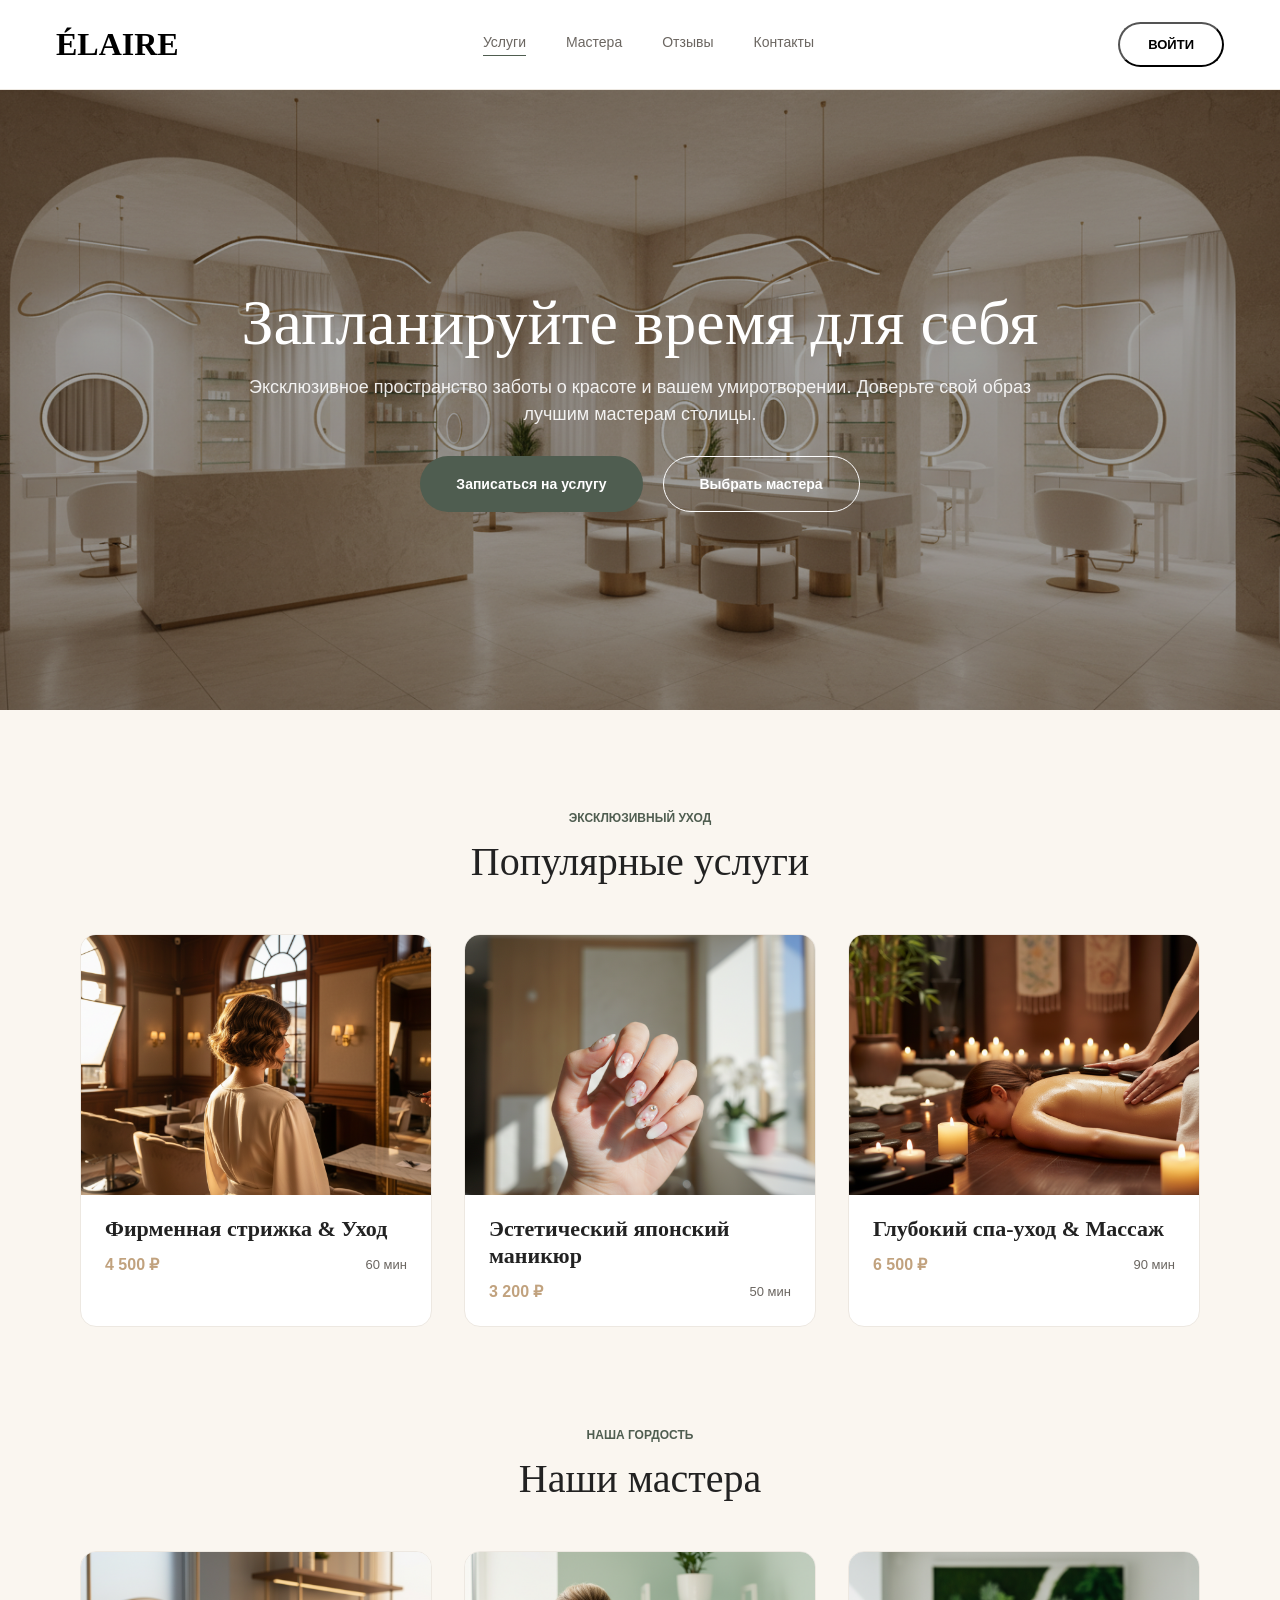
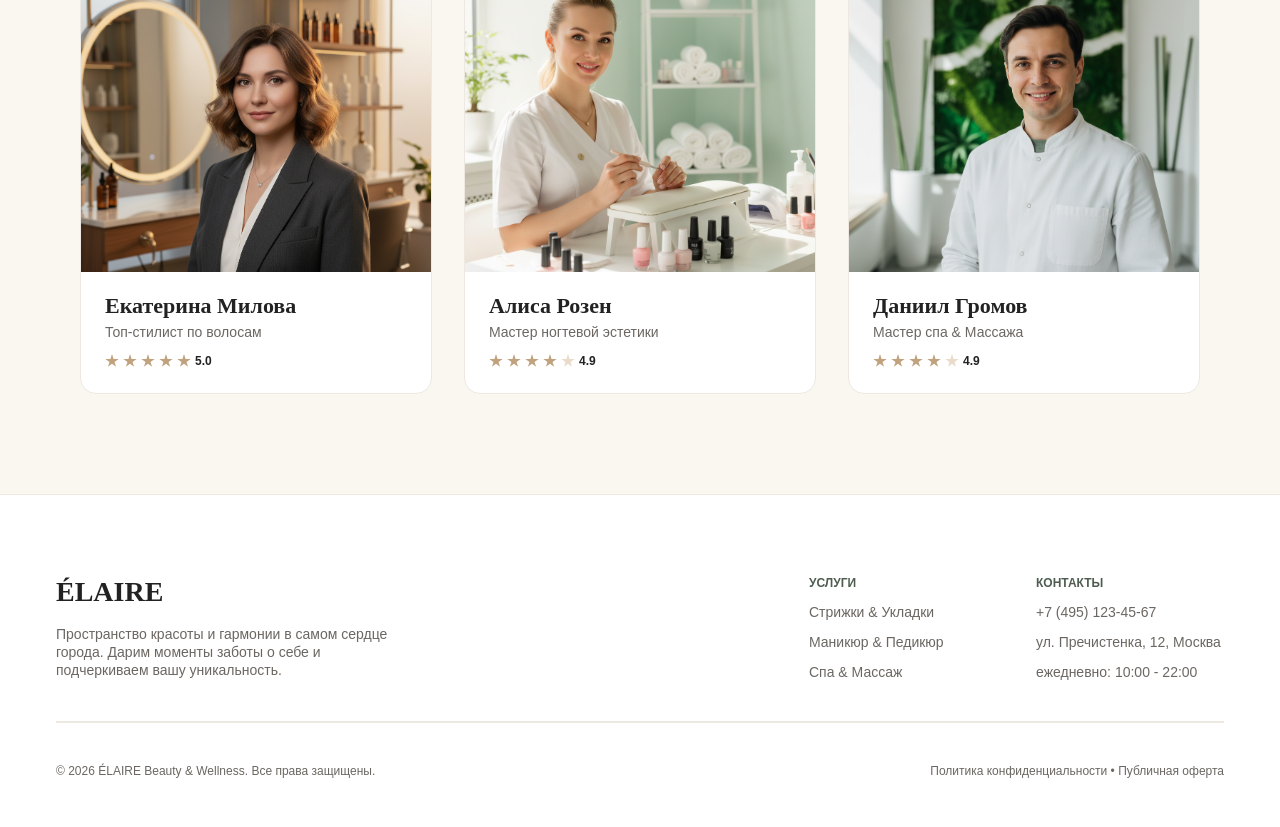
<file: frontend-1-complete/index.html>
<!DOCTYPE html>
<html lang="ru">
  <head>
    <meta charset="UTF-8" />
    <link rel="icon" type="image/svg+xml" href="/favicon.svg" />
    <meta name="viewport" content="width=device-width, initial-scale=1.0" />
    <title>ÉLAIRE — Салон услуг</title>
    <link rel="stylesheet" href="home.css" />
  </head>
  <body>
    <div class="page">
      <!-- header -->
      <header class="header">
        <div class="logo">
          <span class="logo-text">ÉLAIRE</span>
        </div>
        <nav class="nav-links">
          <div class="nav-item active"><a href="#">Услуги</a></div>
          <div class="nav-item"><a href="#">Мастера</a></div>
          <div class="nav-item"><a href="#">Отзывы</a></div>
          <div class="nav-item"><a href="#">Контакты</a></div>
        </nav>
        <button class="login-button"><span>Войти</span></button>
      </header>

      <!-- hero -->
      <section class="hero">
        <div class="hero-text-container">
          <h1 class="hero-title">Запланируйте время для себя</h1>
          <p class="hero-desc">
            Эксклюзивное пространство заботы о красоте и вашем умиротворении.
            Доверьте свой образ лучшим мастерам столицы.
          </p>
        </div>
        <div class="hero-ctas">
          <button
            class="cta-service"
            onclick="window.location.href='services.html'"
          >
            Записаться на услугу
          </button>
          <button class="cta-master">Выбрать мастера</button>
        </div>
      </section>

      <!-- popular services -->
      <section class="popular-services">
        <div class="section-header">
          <span class="section-tag">Эксклюзивный уход</span>
          <h2 class="section-title">Популярные услуги</h2>
        </div>
        <div class="services-grid">
          <article class="service-card">
            <div
              class="service-card-image"
              style="background-image: url('images/service-haircut.png')"
            ></div>
            <div class="service-card-body">
              <h3 class="service-card-title">Фирменная стрижка &amp; Уход</h3>
              <div class="service-card-meta">
                <span class="price">4 500 ₽</span>
                <span class="duration">60 мин</span>
              </div>
            </div>
          </article>
          <article class="service-card">
            <div
              class="service-card-image"
              style="background-image: url('images/service-manicure.png')"
            ></div>
            <div class="service-card-body">
              <h3 class="service-card-title">Эстетический японский маникюр</h3>
              <div class="service-card-meta">
                <span class="price">3 200 ₽</span>
                <span class="duration">50 мин</span>
              </div>
            </div>
          </article>
          <article class="service-card">
            <div
              class="service-card-image"
              style="background-image: url('images/service-spa.png')"
            ></div>
            <div class="service-card-body">
              <h3 class="service-card-title">Глубокий спа-уход &amp; Массаж</h3>
              <div class="service-card-meta">
                <span class="price">6 500 ₽</span>
                <span class="duration">90 мин</span>
              </div>
            </div>
          </article>
        </div>
      </section>

      <!-- our masters -->
      <section class="our-masters">
        <div class="section-header">
          <span class="section-tag">Наша гордость</span>
          <h2 class="section-title">Наши мастера</h2>
        </div>
        <div class="masters-grid">
          <article class="master-card">
            <div
              class="master-card-image"
              style="background-image: url('images/master-ekaterina.png')"
            ></div>
            <div class="master-card-body">
              <div class="master-info">
                <h3 class="master-name">Екатерина Милова</h3>
                <span class="master-role">Топ-стилист по волосам</span>
              </div>
              <div class="stars">
                <span class="star"></span>
                <span class="star"></span>
                <span class="star"></span>
                <span class="star"></span>
                <span class="star"></span>
                <span class="rating">5.0</span>
              </div>
            </div>
          </article>
          <article class="master-card">
            <div
              class="master-card-image"
              style="background-image: url('images/master-alisa.png')"
            ></div>
            <div class="master-card-body">
              <div class="master-info">
                <h3 class="master-name">Алиса Розен</h3>
                <span class="master-role">Мастер ногтевой эстетики</span>
              </div>
              <div class="stars">
                <span class="star"></span>
                <span class="star"></span>
                <span class="star"></span>
                <span class="star"></span>
                <span class="star star-empty"></span>
                <span class="rating">4.9</span>
              </div>
            </div>
          </article>
          <article class="master-card">
            <div
              class="master-card-image"
              style="background-image: url('images/master-daniil.png')"
            ></div>
            <div class="master-card-body">
              <div class="master-info">
                <h3 class="master-name">Даниил Громов</h3>
                <span class="master-role">Мастер спа &amp; Массажа</span>
              </div>
              <div class="stars">
                <span class="star"></span>
                <span class="star"></span>
                <span class="star"></span>
                <span class="star"></span>
                <span class="star star-empty"></span>
                <span class="rating">4.9</span>
              </div>
            </div>
          </article>
        </div>
      </section>

      <!-- footer -->
      <footer class="footer">
        <div class="footer-top">
          <div class="footer-brand">
            <span class="brand-name">ÉLAIRE</span>
            <span class="brand-desc"
              >Пространство красоты и гармонии в самом сердце города. Дарим
              моменты заботы о себе и подчеркиваем вашу уникальность.</span
            >
          </div>
          <div class="footer-links-row">
            <div class="links-col" style="width: 147px">
              <span class="col-title">Услуги</span>
              <a href="#">Стрижки &amp; Укладки</a>
              <a href="#">Маникюр &amp; Педикюр</a>
              <a href="#">Спа &amp; Массаж</a>
            </div>
            <div class="links-col" style="width: 188px">
              <span class="col-title">Контакты</span>
              <a href="#">+7 (495) 123-45-67</a>
              <a href="#">ул. Пречистенка, 12, Москва</a>
              <a href="#">ежедневно: 10:00 - 22:00</a>
            </div>
          </div>
        </div>
        <div class="footer-line"></div>
        <div class="footer-bottom">
          <span class="copy"
            >© 2026 ÉLAIRE Beauty &amp; Wellness. Все права защищены.</span
          >
          <span class="legal"
            >Политика конфиденциальности • Публичная оферта</span
          >
        </div>
      </footer>
    </div>
  </body>
</html>
</file>
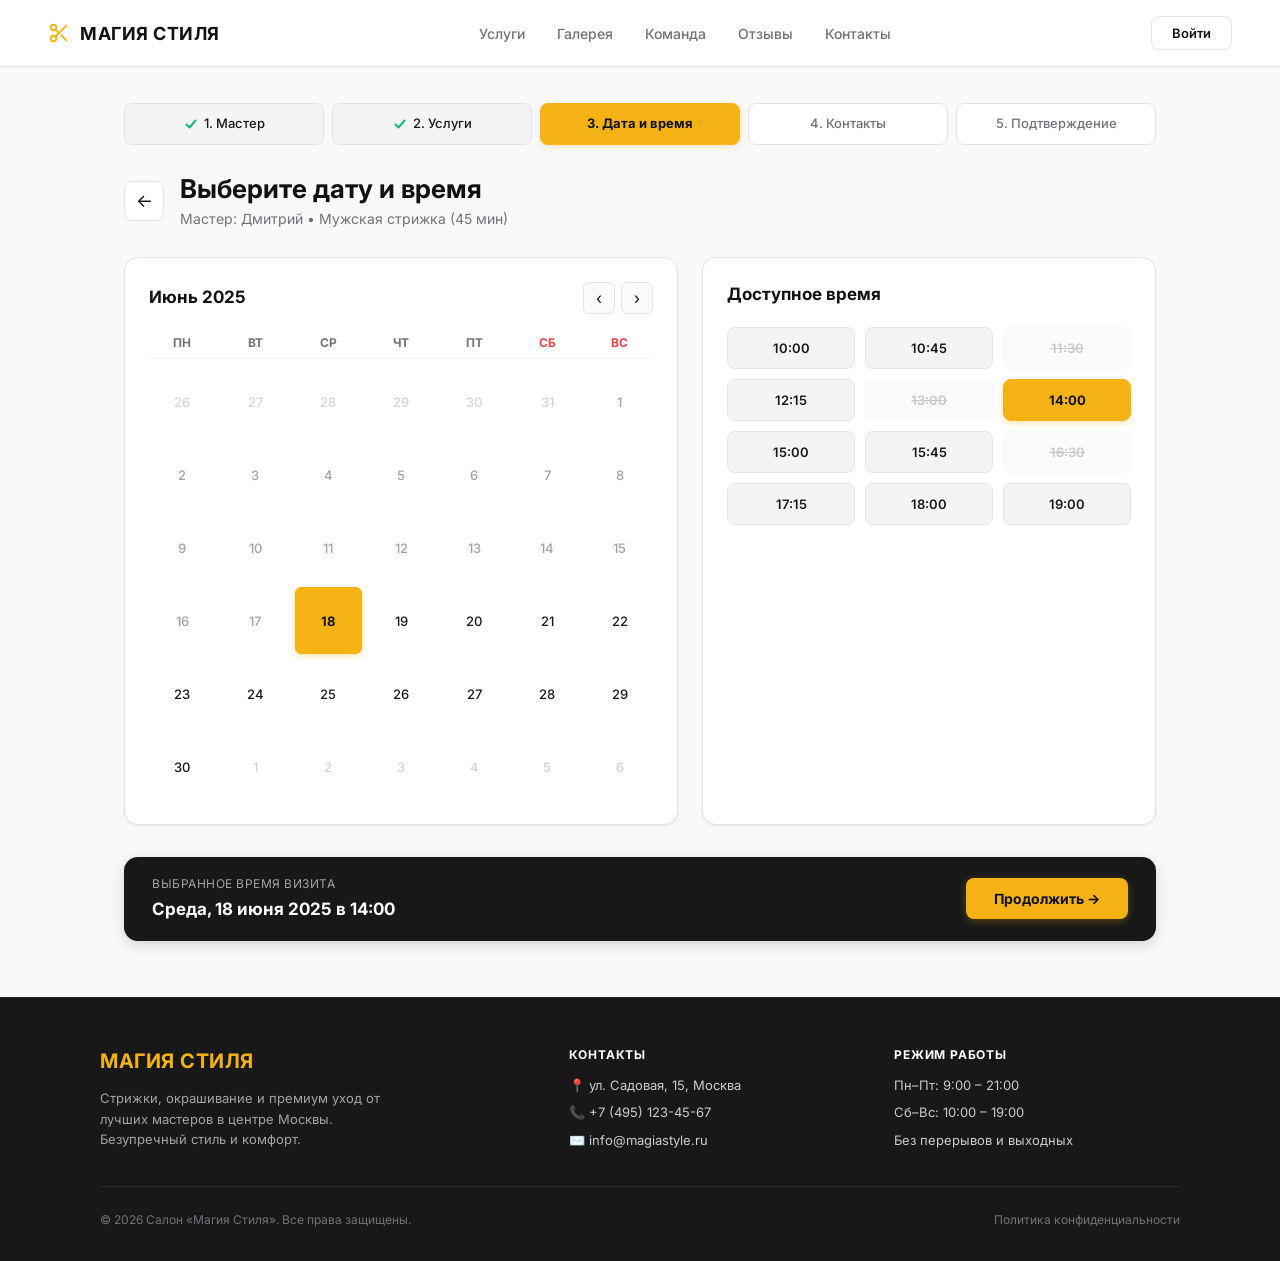
<file: frontend-1-practice/index.html>
<!DOCTYPE html>
<html lang="ru">
  <head>
    <meta charset="UTF-8" />
    <meta name="viewport" content="width=device-width, initial-scale=1.0" />
    <title>Выбор даты и времени — Салон «Магия Стиля»</title>
    <link rel="preconnect" href="https://fonts.googleapis.com" />
    <link rel="preconnect" href="https://fonts.gstatic.com" crossorigin />
    <link
      href="https://fonts.googleapis.com/css2?family=Inter:wght@400;500;600;700&display=swap"
      rel="stylesheet"
    />
    <link rel="stylesheet" href="styles.css" />
  </head>
  <body>
    <div class="page">
      <!-- Шапка сайта -->
      <header class="navbar">
        <div class="brand-logo">
          <svg class="brand-icon" width="22" height="22" viewBox="0 0 24 24" fill="none" stroke="#f5b214" stroke-width="2" stroke-linecap="round" stroke-linejoin="round">
            <circle cx="6" cy="6" r="3"/>
            <circle cx="6" cy="18" r="3"/>
            <line x1="20" y1="4" x2="8.12" y2="15.88"/>
            <line x1="14.47" y1="14.48" x2="20" y2="20"/>
            <line x1="8.12" y1="8.12" x2="12" y2="12"/>
          </svg>
          <span class="brand-title">МАГИЯ СТИЛЯ</span>
        </div>
        <nav class="nav-links">
          <a href="#" class="nav-link">Услуги</a>
          <a href="#" class="nav-link">Галерея</a>
          <a href="#" class="nav-link">Команда</a>
          <a href="#" class="nav-link">Отзывы</a>
          <a href="#" class="nav-link">Контакты</a>
        </nav>
        <button type="button" class="login-button">Войти</button>
      </header>

      <!-- Основное содержимое -->
      <main class="booking-layout">
        <!-- Индикатор этапов бронирования -->
        <nav class="steps-container" aria-label="Этапы записи">
          <div class="steps-row">
            <div class="step-tab done">
              <svg class="step-check-icon" width="14" height="14" viewBox="0 0 14 14" fill="none">
                <path d="M2.5 7.5L5.5 10.5L11.5 3.5" stroke="#10b981" stroke-width="2" stroke-linecap="round" stroke-linejoin="round"/>
              </svg>
              <span class="step-text">1. Мастер</span>
            </div>
            <div class="step-tab done">
              <svg class="step-check-icon" width="14" height="14" viewBox="0 0 14 14" fill="none">
                <path d="M2.5 7.5L5.5 10.5L11.5 3.5" stroke="#10b981" stroke-width="2" stroke-linecap="round" stroke-linejoin="round"/>
              </svg>
              <span class="step-text">2. Услуги</span>
            </div>
            <div class="step-tab active">
              <span class="step-text">3. Дата и время</span>
            </div>
            <div class="step-tab">
              <span class="step-text">4. Контакты</span>
            </div>
            <div class="step-tab">
              <span class="step-text">5. Подтверждение</span>
            </div>
          </div>
        </nav>

        <!-- Заголовок страницы с кнопкой «Назад» -->
        <section class="header-row">
          <div class="header-title-box">
            <button type="button" class="back-button" aria-label="Вернуться назад">←</button>
            <div class="header-text-group">
              <h1 class="page-title">Выберите дату и время</h1>
              <p class="page-subtitle">Мастер: Дмитрий • Мужская стрижка (45 мин)</p>
            </div>
          </div>
        </section>

        <!-- Двухколоночный блок: Календарь + Слоты времени -->
        <div class="calendar-time-layout">
          <!-- Карточка календаря -->
          <section class="card calendar-card">
            <div class="calendar-header">
              <h2 class="calendar-month-title">Июнь 2025</h2>
              <div class="calendar-nav-buttons">
                <button type="button" class="calendar-arrow-btn" aria-label="Предыдущий месяц">‹</button>
                <button type="button" class="calendar-arrow-btn" aria-label="Следующий месяц">›</button>
              </div>
            </div>

            <div class="calendar-grid">
              <div class="calendar-weekdays">
                <span class="weekday">Пн</span>
                <span class="weekday">Вт</span>
                <span class="weekday">Ср</span>
                <span class="weekday">Чт</span>
                <span class="weekday">Пт</span>
                <span class="weekday weekend">Сб</span>
                <span class="weekday weekend">Вс</span>
              </div>

              <div class="calendar-days">
                <!-- Неделя 1: Июнь 2025 начинается с воскресенья (26-31 мая) -->
                <button type="button" class="day-cell other-month" disabled>26</button>
                <button type="button" class="day-cell other-month" disabled>27</button>
                <button type="button" class="day-cell other-month" disabled>28</button>
                <button type="button" class="day-cell other-month" disabled>29</button>
                <button type="button" class="day-cell other-month" disabled>30</button>
                <button type="button" class="day-cell other-month" disabled>31</button>
                <button type="button" class="day-cell past">1</button>

                <!-- Неделя 2 -->
                <button type="button" class="day-cell past">2</button>
                <button type="button" class="day-cell past">3</button>
                <button type="button" class="day-cell past">4</button>
                <button type="button" class="day-cell past">5</button>
                <button type="button" class="day-cell past">6</button>
                <button type="button" class="day-cell past">7</button>
                <button type="button" class="day-cell past">8</button>

                <!-- Неделя 3 -->
                <button type="button" class="day-cell past">9</button>
                <button type="button" class="day-cell past">10</button>
                <button type="button" class="day-cell past">11</button>
                <button type="button" class="day-cell past">12</button>
                <button type="button" class="day-cell past">13</button>
                <button type="button" class="day-cell past">14</button>
                <button type="button" class="day-cell past">15</button>

                <!-- Неделя 4: 18 июня выбрано -->
                <button type="button" class="day-cell past">16</button>
                <button type="button" class="day-cell past">17</button>
                <button type="button" class="day-cell selected">18</button>
                <button type="button" class="day-cell">19</button>
                <button type="button" class="day-cell">20</button>
                <button type="button" class="day-cell">21</button>
                <button type="button" class="day-cell">22</button>

                <!-- Неделя 5 -->
                <button type="button" class="day-cell">23</button>
                <button type="button" class="day-cell">24</button>
                <button type="button" class="day-cell">25</button>
                <button type="button" class="day-cell">26</button>
                <button type="button" class="day-cell">27</button>
                <button type="button" class="day-cell">28</button>
                <button type="button" class="day-cell">29</button>

                <!-- Неделя 6 -->
                <button type="button" class="day-cell">30</button>
                <button type="button" class="day-cell other-month" disabled>1</button>
                <button type="button" class="day-cell other-month" disabled>2</button>
                <button type="button" class="day-cell other-month" disabled>3</button>
                <button type="button" class="day-cell other-month" disabled>4</button>
                <button type="button" class="day-cell other-month" disabled>5</button>
                <button type="button" class="day-cell other-month" disabled>6</button>
              </div>
            </div>
          </section>

          <!-- Карточка выбора времени -->
          <section class="card time-slots-card">
            <h2 class="time-header-title">Доступное время</h2>
            <div class="time-slots-grid">
              <button type="button" class="time-slot">10:00</button>
              <button type="button" class="time-slot">10:45</button>
              <button type="button" class="time-slot unavailable" disabled title="Слот занят">11:30</button>
              <button type="button" class="time-slot">12:15</button>
              <button type="button" class="time-slot unavailable" disabled title="Слот занят">13:00</button>
              <button type="button" class="time-slot selected">14:00</button>
              <button type="button" class="time-slot">15:00</button>
              <button type="button" class="time-slot">15:45</button>
              <button type="button" class="time-slot unavailable" disabled title="Слот занят">16:30</button>
              <button type="button" class="time-slot">17:15</button>
              <button type="button" class="time-slot">18:00</button>
              <button type="button" class="time-slot">19:00</button>
            </div>
          </section>
        </div>

        <!-- Нижняя итоговая плашка бронирования -->
        <section class="bottom-cta-bar">
          <div class="summary-info">
            <span class="summary-label">Выбранное время визита</span>
            <span class="summary-value">Среда, 18 июня 2025 в 14:00</span>
          </div>
          <button type="button" class="cta-continue-button">Продолжить →</button>
        </section>
      </main>

      <!-- Подвал сайта -->
      <footer class="footer">
        <div class="footer-columns">
          <!-- Колонка 1: Бренд -->
          <div class="footer-col brand-col">
            <h3 class="footer-brand-title">МАГИЯ СТИЛЯ</h3>
            <p class="footer-brand-desc">
              Стрижки, окрашивание и премиум уход от лучших мастеров в центре Москвы. Безупречный стиль и комфорт.
            </p>
          </div>

          <!-- Колонка 2: Контакты -->
          <div class="footer-col">
            <h4 class="footer-col-title">КОНТАКТЫ</h4>
            <ul class="footer-list">
              <li class="footer-list-item">📍 ул. Садовая, 15, Москва</li>
              <li class="footer-list-item">📞 +7 (495) 123-45-67</li>
              <li class="footer-list-item">✉️ info@magiastyle.ru</li>
            </ul>
          </div>

          <!-- Колонка 3: Режим работы -->
          <div class="footer-col">
            <h4 class="footer-col-title">РЕЖИМ РАБОТЫ</h4>
            <ul class="footer-list">
              <li class="footer-list-item">Пн–Пт: 9:00 – 21:00</li>
              <li class="footer-list-item">Сб–Вс: 10:00 – 19:00</li>
              <li class="footer-list-item">Без перерывов и выходных</li>
            </ul>
          </div>
        </div>

        <!-- Нижняя полоса копирайта -->
        <div class="footer-bottom">
          <span class="footer-copy">© 2026 Салон «Магия Стиля». Все права защищены.</span>
          <a href="#" class="footer-privacy-link">Политика конфиденциальности</a>
        </div>
      </footer>
    </div>
  </body>
</html>
</file>
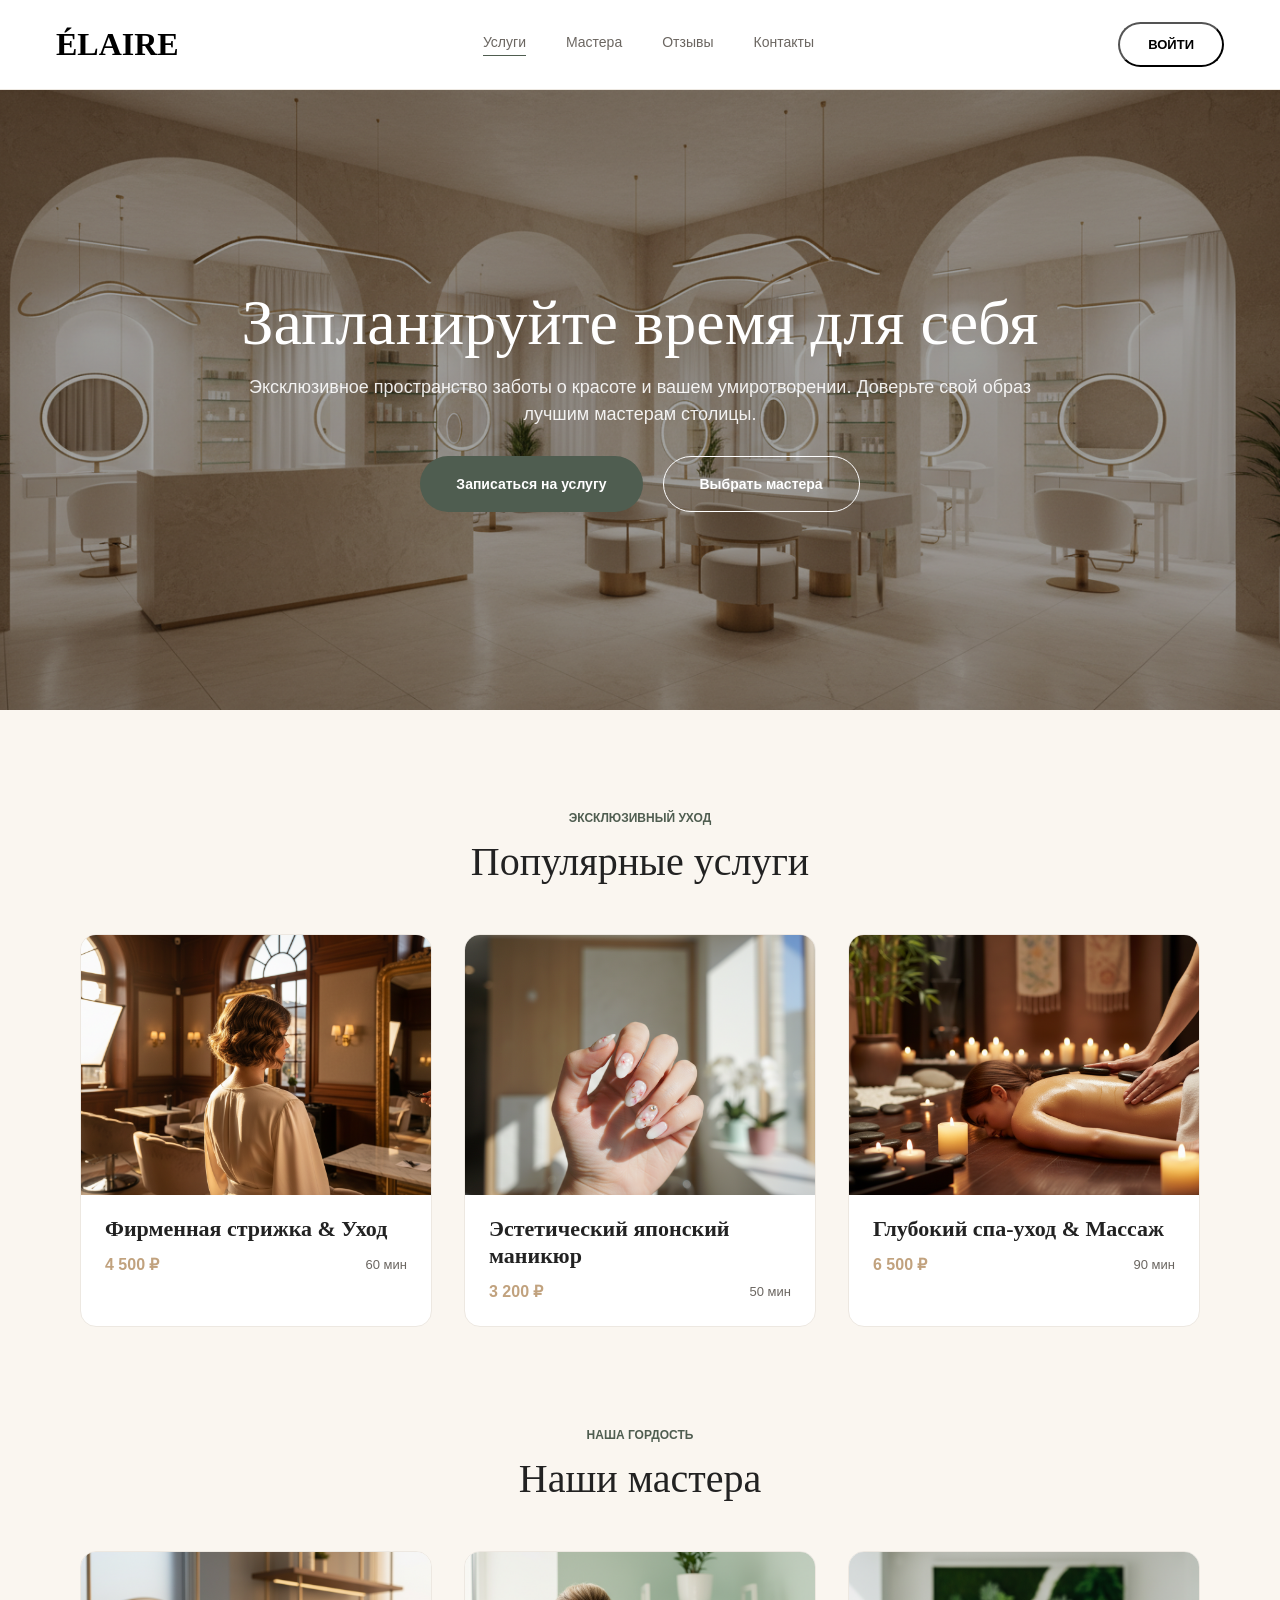
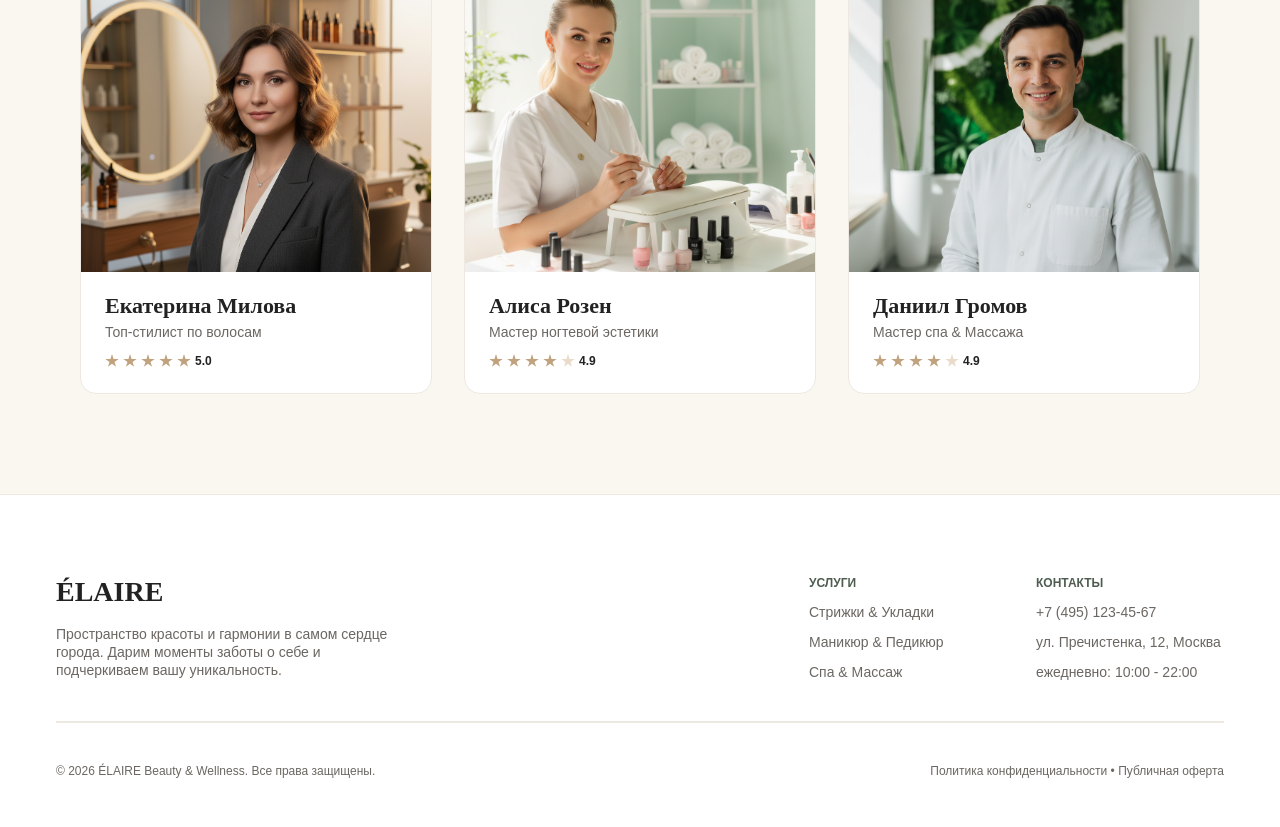
<file: frontend-2-complete/index.html>
<!DOCTYPE html>
<html lang="ru">
  <head>
    <meta charset="UTF-8" />
    <link rel="icon" type="image/svg+xml" href="/favicon.svg" />
    <meta name="viewport" content="width=device-width, initial-scale=1.0" />
    <title>ÉLAIRE — Салон услуг</title>
    <link rel="stylesheet" href="home.css" />
  </head>
  <body>
    <div class="page">
      <!-- header -->
      <header class="header">
        <div class="logo">
          <span class="logo-text">ÉLAIRE</span>
        </div>
        <nav class="nav-links">
          <div class="nav-item active"><a href="#">Услуги</a></div>
          <div class="nav-item"><a href="#">Мастера</a></div>
          <div class="nav-item"><a href="#">Отзывы</a></div>
          <div class="nav-item"><a href="#">Контакты</a></div>
        </nav>
        <button class="login-button"><span>Войти</span></button>
      </header>

      <!-- hero -->
      <section class="hero">
        <div class="hero-text-container">
          <h1 class="hero-title">Запланируйте время для себя</h1>
          <p class="hero-desc">
            Эксклюзивное пространство заботы о красоте и вашем умиротворении.
            Доверьте свой образ лучшим мастерам столицы.
          </p>
        </div>
        <div class="hero-ctas">
          <button class="cta-service">Записаться на услугу</button>
          <button class="cta-master">Выбрать мастера</button>
        </div>
      </section>

      <!-- popular services -->
      <section class="popular-services">
        <div class="section-header">
          <span class="section-tag">Эксклюзивный уход</span>
          <h2 class="section-title">Популярные услуги</h2>
        </div>
        <div class="services-grid">
          <article class="service-card">
            <div
              class="service-card-image"
              style="background-image: url('images/service-haircut.png')"
            ></div>
            <div class="service-card-body">
              <h3 class="service-card-title">Фирменная стрижка &amp; Уход</h3>
              <div class="service-card-meta">
                <span class="price">4 500 ₽</span>
                <span class="duration">60 мин</span>
              </div>
            </div>
          </article>
          <article class="service-card">
            <div
              class="service-card-image"
              style="background-image: url('images/service-manicure.png')"
            ></div>
            <div class="service-card-body">
              <h3 class="service-card-title">Эстетический японский маникюр</h3>
              <div class="service-card-meta">
                <span class="price">3 200 ₽</span>
                <span class="duration">50 мин</span>
              </div>
            </div>
          </article>
          <article class="service-card">
            <div
              class="service-card-image"
              style="background-image: url('images/service-spa.png')"
            ></div>
            <div class="service-card-body">
              <h3 class="service-card-title">Глубокий спа-уход &amp; Массаж</h3>
              <div class="service-card-meta">
                <span class="price">6 500 ₽</span>
                <span class="duration">90 мин</span>
              </div>
            </div>
          </article>
        </div>
      </section>

      <!-- our masters -->
      <section class="our-masters">
        <div class="section-header">
          <span class="section-tag">Наша гордость</span>
          <h2 class="section-title">Наши мастера</h2>
        </div>
        <div class="masters-grid">
          <article class="master-card">
            <div
              class="master-card-image"
              style="background-image: url('images/master-ekaterina.png')"
            ></div>
            <div class="master-card-body">
              <div class="master-info">
                <h3 class="master-name">Екатерина Милова</h3>
                <span class="master-role">Топ-стилист по волосам</span>
              </div>
              <div class="stars">
                <span class="star"></span>
                <span class="star"></span>
                <span class="star"></span>
                <span class="star"></span>
                <span class="star"></span>
                <span class="rating">5.0</span>
              </div>
            </div>
          </article>
          <article class="master-card">
            <div
              class="master-card-image"
              style="background-image: url('images/master-alisa.png')"
            ></div>
            <div class="master-card-body">
              <div class="master-info">
                <h3 class="master-name">Алиса Розен</h3>
                <span class="master-role">Мастер ногтевой эстетики</span>
              </div>
              <div class="stars">
                <span class="star"></span>
                <span class="star"></span>
                <span class="star"></span>
                <span class="star"></span>
                <span class="star star-empty"></span>
                <span class="rating">4.9</span>
              </div>
            </div>
          </article>
          <article class="master-card">
            <div
              class="master-card-image"
              style="background-image: url('images/master-daniil.png')"
            ></div>
            <div class="master-card-body">
              <div class="master-info">
                <h3 class="master-name">Даниил Громов</h3>
                <span class="master-role">Мастер спа &amp; Массажа</span>
              </div>
              <div class="stars">
                <span class="star"></span>
                <span class="star"></span>
                <span class="star"></span>
                <span class="star"></span>
                <span class="star star-empty"></span>
                <span class="rating">4.9</span>
              </div>
            </div>
          </article>
        </div>
      </section>

      <!-- footer -->
      <footer class="footer">
        <div class="footer-top">
          <div class="footer-brand">
            <span class="brand-name">ÉLAIRE</span>
            <span class="brand-desc"
              >Пространство красоты и гармонии в самом сердце города. Дарим
              моменты заботы о себе и подчеркиваем вашу уникальность.</span
            >
          </div>
          <div class="footer-links-row">
            <div class="links-col" style="width: 147px">
              <span class="col-title">Услуги</span>
              <a href="#">Стрижки &amp; Укладки</a>
              <a href="#">Маникюр &amp; Педикюр</a>
              <a href="#">Спа &amp; Массаж</a>
            </div>
            <div class="links-col" style="width: 188px">
              <span class="col-title">Контакты</span>
              <a href="#">+7 (495) 123-45-67</a>
              <a href="#">ул. Пречистенка, 12, Москва</a>
              <a href="#">ежедневно: 10:00 - 22:00</a>
            </div>
          </div>
        </div>
        <div class="footer-line"></div>
        <div class="footer-bottom">
          <span class="copy"
            >© 2026 ÉLAIRE Beauty &amp; Wellness. Все права защищены.</span
          >
          <span class="legal"
            >Политика конфиденциальности • Публичная оферта</span
          >
        </div>
      </footer>
    </div>
    <script src="./home.js"></script>
  </body>
</html>
</file>
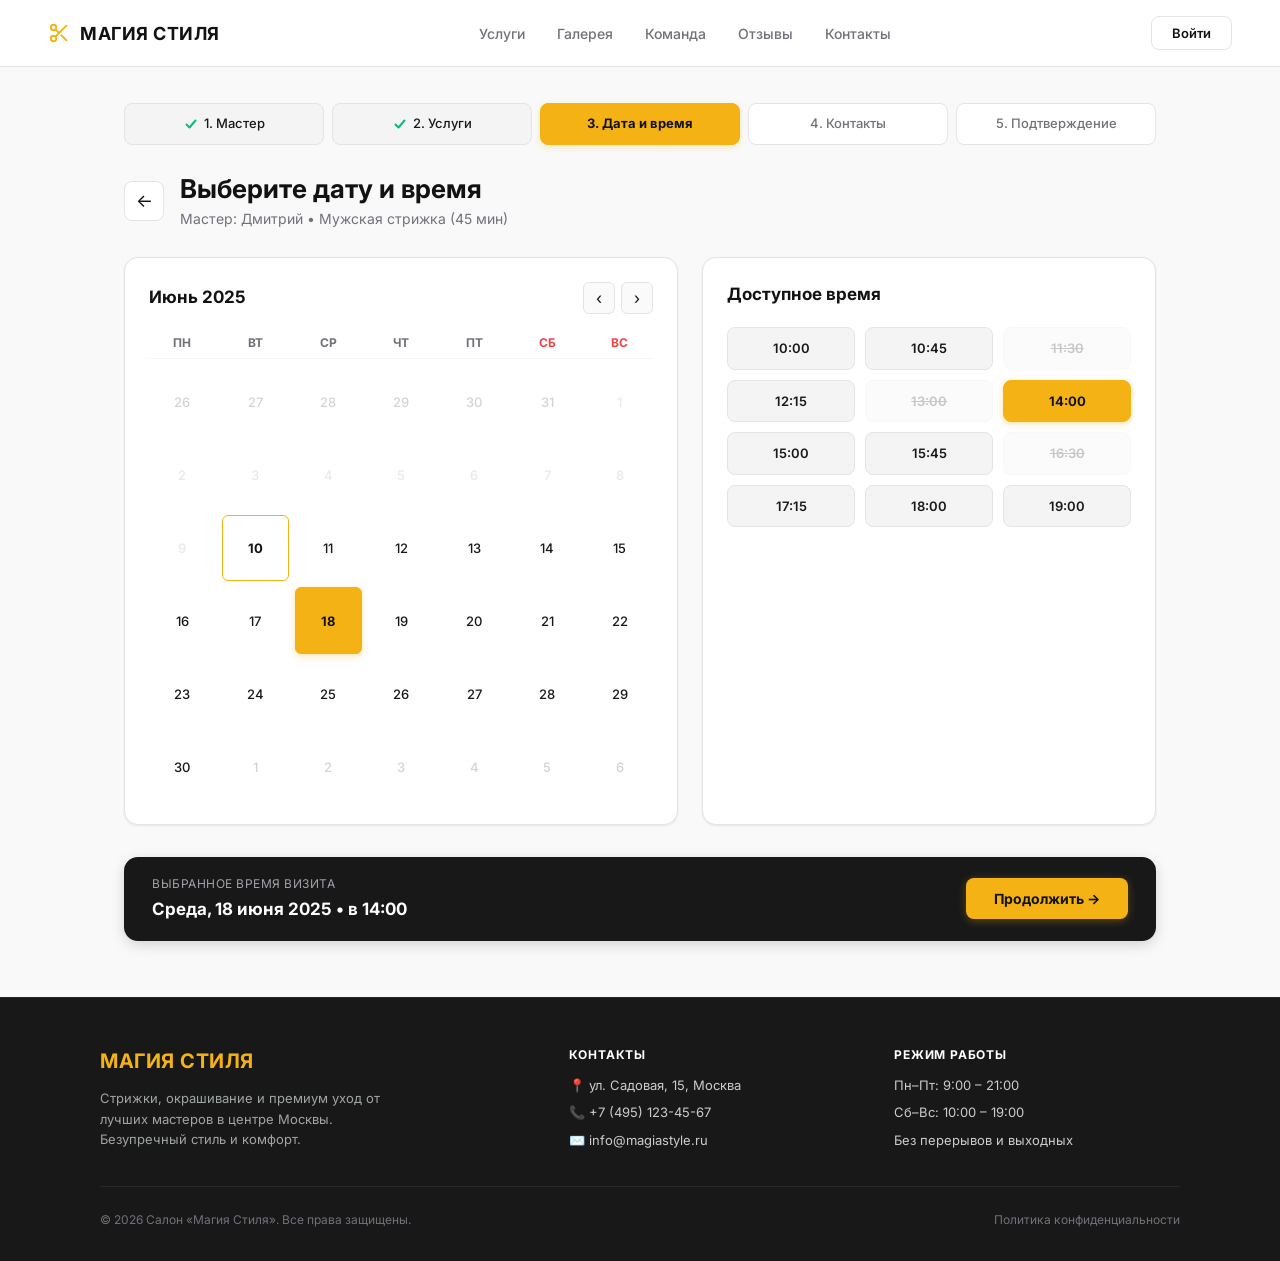
<file: frontend-2-practice/index.html>
<!DOCTYPE html>
<html lang="ru">
  <head>
    <meta charset="UTF-8" />
    <meta name="viewport" content="width=device-width, initial-scale=1.0" />
    <title>Выбор даты и времени — Салон «Магия Стиля»</title>
    <link rel="preconnect" href="https://fonts.googleapis.com" />
    <link rel="preconnect" href="https://fonts.gstatic.com" crossorigin />
    <link
      href="https://fonts.googleapis.com/css2?family=Inter:wght@400;500;600;700&display=swap"
      rel="stylesheet"
    />
    <link rel="stylesheet" href="styles.css" />
  </head>
  <body>
    <div class="page">
      <!-- Шапка сайта -->
      <header class="navbar">
        <div class="brand-logo">
          <svg class="brand-icon" width="22" height="22" viewBox="0 0 24 24" fill="none" stroke="#f5b214" stroke-width="2" stroke-linecap="round" stroke-linejoin="round">
            <circle cx="6" cy="6" r="3"/>
            <circle cx="6" cy="18" r="3"/>
            <line x1="20" y1="4" x2="8.12" y2="15.88"/>
            <line x1="14.47" y1="14.48" x2="20" y2="20"/>
            <line x1="8.12" y1="8.12" x2="12" y2="12"/>
          </svg>
          <span class="brand-title">МАГИЯ СТИЛЯ</span>
        </div>
        <nav class="nav-links">
          <a href="#" class="nav-link">Услуги</a>
          <a href="#" class="nav-link">Галерея</a>
          <a href="#" class="nav-link">Команда</a>
          <a href="#" class="nav-link">Отзывы</a>
          <a href="#" class="nav-link">Контакты</a>
        </nav>
        <button type="button" class="login-button">Войти</button>
      </header>

      <!-- Основное содержимое -->
      <main class="booking-layout">
        <!-- Индикатор этапов бронирования -->
        <nav class="steps-container" aria-label="Этапы записи">
          <div class="steps-row">
            <div class="step-tab done">
              <svg class="step-check-icon" width="14" height="14" viewBox="0 0 14 14" fill="none">
                <path d="M2.5 7.5L5.5 10.5L11.5 3.5" stroke="#10b981" stroke-width="2" stroke-linecap="round" stroke-linejoin="round"/>
              </svg>
              <span class="step-text">1. Мастер</span>
            </div>
            <div class="step-tab done">
              <svg class="step-check-icon" width="14" height="14" viewBox="0 0 14 14" fill="none">
                <path d="M2.5 7.5L5.5 10.5L11.5 3.5" stroke="#10b981" stroke-width="2" stroke-linecap="round" stroke-linejoin="round"/>
              </svg>
              <span class="step-text">2. Услуги</span>
            </div>
            <div class="step-tab active">
              <span class="step-text">3. Дата и время</span>
            </div>
            <div class="step-tab">
              <span class="step-text">4. Контакты</span>
            </div>
            <div class="step-tab">
              <span class="step-text">5. Подтверждение</span>
            </div>
          </div>
        </nav>

        <!-- Заголовок страницы с кнопкой «Назад» -->
        <section class="header-row">
          <div class="header-title-box">
            <button type="button" class="back-button" aria-label="Вернуться назад">←</button>
            <div class="header-text-group">
              <h1 class="page-title">Выберите дату и время</h1>
              <p class="page-subtitle">Мастер: Дмитрий • Мужская стрижка (45 мин)</p>
            </div>
          </div>
        </section>

        <!-- Двухколоночный блок: Календарь + Слоты времени -->
        <div class="calendar-time-layout">
          <!-- Карточка календаря -->
          <section class="card calendar-card">
            <div class="calendar-header">
              <h2 class="calendar-month-title">Июнь 2025</h2>
              <div class="calendar-nav-buttons">
                <button type="button" class="calendar-arrow-btn calendar-nav-prev" aria-label="Предыдущий месяц">‹</button>
                <button type="button" class="calendar-arrow-btn calendar-nav-next" aria-label="Следующий месяц">›</button>
              </div>
            </div>

            <div class="calendar-grid">
              <div class="calendar-weekdays">
                <span class="weekday">Пн</span>
                <span class="weekday">Вт</span>
                <span class="weekday">Ср</span>
                <span class="weekday">Чт</span>
                <span class="weekday">Пт</span>
                <span class="weekday weekend">Сб</span>
                <span class="weekday weekend">Вс</span>
              </div>

              <!-- Контейнер для динамического рендеринга ячеек календаря через script.js -->
              <div class="calendar-days"></div>
            </div>
          </section>

          <!-- Карточка выбора времени -->
          <section class="card time-slots-card">
            <h2 class="time-header-title">Доступное время</h2>
            <!-- Контейнер для динамического рендеринга кнопок времени через script.js -->
            <div class="time-slots-grid"></div>
          </section>
        </div>

        <!-- Нижняя итоговая плашка бронирования -->
        <section class="bottom-cta-bar">
          <div class="summary-info">
            <span class="summary-label">Выбранное время визита</span>
            <span class="summary-value">Среда, 18 июня 2025 • в 14:00</span>
          </div>
          <button type="button" class="cta-continue-button">Продолжить →</button>
        </section>
      </main>

      <!-- Подвал сайта -->
      <footer class="footer">
        <div class="footer-columns">
          <!-- Колонка 1: Бренд -->
          <div class="footer-col brand-col">
            <h3 class="footer-brand-title">МАГИЯ СТИЛЯ</h3>
            <p class="footer-brand-desc">
              Стрижки, окрашивание и премиум уход от лучших мастеров в центре Москвы. Безупречный стиль и комфорт.
            </p>
          </div>

          <!-- Колонка 2: Контакты -->
          <div class="footer-col">
            <h4 class="footer-col-title">КОНТАКТЫ</h4>
            <ul class="footer-list">
              <li class="footer-list-item">📍 ул. Садовая, 15, Москва</li>
              <li class="footer-list-item">📞 +7 (495) 123-45-67</li>
              <li class="footer-list-item">✉️ info@magiastyle.ru</li>
            </ul>
          </div>

          <!-- Колонка 3: Режим работы -->
          <div class="footer-col">
            <h4 class="footer-col-title">РЕЖИМ РАБОТЫ</h4>
            <ul class="footer-list">
              <li class="footer-list-item">Пн–Пт: 9:00 – 21:00</li>
              <li class="footer-list-item">Сб–Вс: 10:00 – 19:00</li>
              <li class="footer-list-item">Без перерывов и выходных</li>
            </ul>
          </div>
        </div>

        <!-- Нижняя полоса копирайта -->
        <div class="footer-bottom">
          <span class="footer-copy">© 2026 Салон «Магия Стиля». Все права защищены.</span>
          <a href="#" class="footer-privacy-link">Политика конфиденциальности</a>
        </div>
      </footer>
    </div>

    <!-- Подключение скрипта интерактивности перед закрывающим тегом body -->
    <script src="script.js"></script>
  </body>
</html>
</file>
<file: frontend-1-complete/home.css>
/* ===== reset & base ===== */
* {
  margin: 0;
  padding: 0;
  box-sizing: border-box;
}

body {
  min-height: 100vh;
  font-family: "DM Sans", sans-serif;
}

.page {
  display: flex;
  flex-direction: column;
  min-height: 100vh;
  background: #faf6f0;
}

/* ===== header ===== */
.header {
  display: flex;
  flex-direction: row;
  justify-content: space-between;
  align-items: center;
  padding: 0px 56px;
  height: 90px;
  background: #ffffff;
  border-bottom: 1px solid #ede8e1;
}

.logo-text {
  font-family: "Cormorant Garamond", serif;
  font-weight: 600;
  font-size: 32px;
  line-height: 39px;
  cursor: pointer;
}

.nav-links {
  display: flex;
  flex-direction: row;
  gap: 40px;
}

.nav-item {
  padding-bottom: 4px;
  border-bottom: 1.5px solid transparent;
}

.nav-item.active {
  border-bottom-color: #4f5d50;
}

.nav-item a {
  font-size: 14px;
  line-height: 18px;
  color: #6b6661;
  text-decoration: none;
}

.login-button {
  padding: 12px 28px;
  border-radius: 100px;
  background: transparent;
  cursor: pointer;
  font-weight: 600;
  font-size: 13px;
  line-height: 17px;
  text-transform: uppercase;
}

/* ===== hero ===== */
.hero {
  display: flex;
  flex-direction: column;
  justify-content: center;
  align-items: center;
  padding: 0px 80px;
  gap: 28px;
  height: 620px;
  background: linear-gradient(0deg, rgba(0, 0, 0, 0.35), rgba(0, 0, 0, 0.35)),
    url("./images/hero-salon.png") center / cover no-repeat;
}

.hero-text-container {
  display: flex;
  flex-direction: column;
  align-items: center;
  gap: 16px;
  max-width: 800px;
}

.hero-title {
  font-family: "Cormorant Garamond", serif;
  font-weight: 400;
  font-size: 64px;
  line-height: 1.1;
  text-align: center;
  color: #ffffff;
}

.hero-desc {
  font-size: 18px;
  line-height: 1.5;
  text-align: center;
  color: #ffffff;
  opacity: 0.9;
}

.hero-ctas {
  display: flex;
  flex-direction: row;
  gap: 20px;
}

.cta-service {
  padding: 18px 36px;
  background: #4f5d50;
  border-radius: 100px;
  border: none;
  cursor: pointer;
  font-weight: 600;
  font-size: 14px;
  line-height: 18px;
  color: #ffffff;
}

.cta-service:hover {
  background: #3d4a3e;
}

.cta-master {
  padding: 18px 36px;
  background: transparent;
  border: 1px solid #ffffff;
  border-radius: 100px;
  cursor: pointer;
  font-weight: 600;
  font-size: 14px;
  line-height: 18px;
  color: #ffffff;
}

.cta-master:hover {
  background: rgba(255, 255, 255, 0.1);
}

/* ===== section header ===== */
.section-header {
  display: flex;
  flex-direction: column;
  align-items: center;
  gap: 12px;
  width: 100%;
}

.section-tag {
  font-weight: 700;
  font-size: 12px;
  line-height: 16px;
  text-transform: uppercase;
  color: #4f5d50;
}

.section-title {
  font-family: "Cormorant Garamond", serif;
  font-weight: 500;
  font-size: 40px;
  line-height: 48px;
  color: #222222;
}

/* ===== popular services ===== */
.popular-services {
  display: flex;
  flex-direction: column;
  align-items: flex-start;
  padding: 100px 80px 80px;
  gap: 48px;
  background: #faf6f0;
}

.services-grid {
  display: flex;
  flex-direction: row;
  gap: 32px;
  width: 100%;
}

.service-card {
  display: flex;
  flex-direction: column;
  align-items: flex-start;
  gap: 20px;
  flex: 1;
  padding-bottom: 24px;
  background: #ffffff;
  border: 1px solid #ede8e1;
  border-radius: 16px;
  overflow: hidden;
}

.service-card-image {
  width: 100%;
  height: 260px;
  background-size: cover;
  background-position: center;
  background-repeat: no-repeat;
}

.service-card-image--haircut {
  background-image: url("../images/service-haircut.png");
}

.service-card-image--manicure {
  background-image: url("../images/service-manicure.png");
}

.service-card-image--spa {
  background-image: url("../images/service-spa.png");
}

.service-card-body {
  display: flex;
  flex-direction: column;
  gap: 12px;
  padding: 0 24px;
  width: 100%;
}

.service-card-title {
  font-family: "Cormorant Garamond", serif;
  font-weight: 600;
  font-size: 22px;
  line-height: 27px;
  color: #222222;
}

.service-card-meta {
  display: flex;
  flex-direction: row;
  justify-content: space-between;
  align-items: center;
}

.service-card-meta .price {
  font-weight: 600;
  font-size: 16px;
  line-height: 21px;
  color: #c1a27e;
}

.service-card-meta .duration {
  font-size: 13px;
  line-height: 17px;
  color: #6b6661;
}

/* ===== our masters ===== */
.our-masters {
  display: flex;
  flex-direction: column;
  align-items: flex-start;
  padding: 20px 80px 100px;
  gap: 48px;
  background: #faf6f0;
}

.masters-grid {
  display: flex;
  flex-direction: row;
  gap: 32px;
  width: 100%;
}

.master-card {
  display: flex;
  flex-direction: column;
  align-items: flex-start;
  gap: 20px;
  flex: 1;
  padding-bottom: 24px;
  background: #ffffff;
  border: 1px solid #ede8e1;
  border-radius: 16px;
  overflow: hidden;
}

.master-card-image {
  width: 100%;
  height: 320px;
  background-size: cover;
  background-position: center;
  background-repeat: no-repeat;
}

.master-card-image--ekaterina {
  background-image: url("../images/master-ekaterina.png");
}

.master-card-image--alisa {
  background-image: url("../images/master-alisa.png");
}

.master-card-image--daniil {
  background-image: url("../images/master-daniil.png");
}

.master-card-body {
  display: flex;
  flex-direction: column;
  gap: 12px;
  padding: 0 24px;
  width: 100%;
}

.master-info {
  display: flex;
  flex-direction: column;
  gap: 4px;
}

.master-name {
  font-family: "Cormorant Garamond", serif;
  font-weight: 600;
  font-size: 22px;
  line-height: 27px;
  color: #222222;
}

.master-role {
  font-size: 14px;
  line-height: 18px;
  color: #6b6661;
}

.stars {
  display: flex;
  flex-direction: row;
  align-items: center;
  gap: 4px;
}

.star {
  width: 14px;
  height: 14px;
  background: #c1a27e;
  clip-path: polygon(
    50% 0%,
    61% 35%,
    98% 35%,
    68% 57%,
    79% 91%,
    50% 70%,
    21% 91%,
    32% 57%,
    2% 35%,
    39% 35%
  );
}

.star-empty {
  background: #eadbc8;
}

.rating {
  font-weight: 600;
  font-size: 12px;
  line-height: 16px;
  color: #222222;
}

/* ===== footer ===== */
.footer {
  background: #ffffff;
  display: flex;
  flex-direction: column;
  padding: 80px 56px 48px;
  border-top: 1px solid #ede8e1;
  margin-top: auto;
}

.footer-top {
  display: flex;
  flex-direction: row;
  justify-content: space-between;
  gap: 20px;
}

.footer-brand {
  display: flex;
  flex-direction: column;
  gap: 16px;
}

.footer-brand .brand-name {
  font-family: "Cormorant Garamond", serif;
  font-style: normal;
  font-weight: 600;
  font-size: 28px;
  line-height: 34px;
  color: #222222;
}

.footer-brand .brand-desc {
  max-width: 360px;
  font-size: 14px;
  line-height: 18px;
  color: #6b6661;
}

.footer-links-row {
  display: flex;
  flex-direction: row;
  gap: 80px;
}

.links-col {
  display: flex;
  flex-direction: column;
  gap: 12px;
}

.links-col .col-title {
  font-weight: 600;
  font-size: 12px;
  line-height: 16px;
  text-transform: uppercase;
  color: #4f5d50;
}

.links-col a {
  font-size: 14px;
  line-height: 18px;
  color: #6b6661;
  text-decoration: none;
}

.footer-line {
  border: 1px solid #ede8e1;
  margin-top: 40px;
  margin-bottom: 40px;
}

.footer-bottom {
  display: flex;
  flex-direction: row;
  justify-content: space-between;
  align-items: center;
  flex-grow: 0;
}

.footer-bottom .copy {
  font-size: 12px;
  line-height: 16px;
  color: #6b6661;
}

.footer-bottom .legal {
  font-size: 12px;
  line-height: 16px;
  color: #6b6661;
  margin-left: 20px;
}
</file>
<file: frontend-1-practice/styles.css>
/* ==========================================================================
   Салон «Магия Стиля» — Стили страницы выбора даты и времени
   ========================================================================== */

/* --------------------------------------------------------------------------
   1. CSS Переменные палитры и оформления
   -------------------------------------------------------------------------- */
:root {
  --color-gold: #f5b214;
  --color-gold-hover: #e09f0d;
  --color-gold-light: #fef3c7;
  --color-dark: #121212;
  --color-footer-bg: #181818;
  --color-page-bg: #f9f9f9;
  --color-card-bg: #ffffff;
  --color-border: #e4e4e7;
  --color-border-dark: #27272a;
  --color-text-main: #18181b;
  --color-text-muted: #71717a;
  --color-text-light: #a1a1aa;
  --color-text-white: #ffffff;
  --color-success: #10b981;
  --color-success-bg: #ecfdf5;

  --font-family: 'Inter', -apple-system, BlinkMacSystemFont, 'Segoe UI', Roboto, Helvetica, Arial, sans-serif;
  --radius-sm: 6px;
  --radius-md: 8px;
  --radius-lg: 14px;
  --transition: all 0.15s ease-in-out;
  --shadow-card: 0 1px 3px rgba(0, 0, 0, 0.05), 0 1px 2px rgba(0, 0, 0, 0.03);
}

/* --------------------------------------------------------------------------
   2. Базовый сброс и настройки документа
   -------------------------------------------------------------------------- */
*, *::before, *::after {
  box-sizing: border-box;
  margin: 0;
  padding: 0;
}

html {
  font-size: 16px;
  scroll-behavior: smooth;
}

body {
  font-family: var(--font-family);
  background-color: var(--color-page-bg);
  color: var(--color-text-main);
  line-height: 1.5;
  min-height: 100vh;
  -webkit-font-smoothing: antialiased;
  -moz-osx-font-smoothing: grayscale;
}

button {
  font-family: inherit;
  border: none;
  background: none;
  cursor: pointer;
  color: inherit;
}

a {
  color: inherit;
  text-decoration: none;
}

ul {
  list-style: none;
}

/* Обертка страницы */
.page {
  display: flex;
  flex-direction: column;
  min-height: 100vh;
}

/* --------------------------------------------------------------------------
   3. Шапка сайта (Navbar)
   -------------------------------------------------------------------------- */
.navbar {
  display: flex;
  justify-content: space-between;
  align-items: center;
  padding: 16px 48px;
  background-color: var(--color-card-bg);
  border-bottom: 1px solid var(--color-border);
}

.brand-logo {
  display: flex;
  align-items: center;
  gap: 10px;
  cursor: pointer;
}

.brand-icon {
  flex-shrink: 0;
}

.brand-title {
  font-size: 18px;
  font-weight: 700;
  letter-spacing: 0.5px;
  color: var(--color-dark);
}

.nav-links {
  display: flex;
  align-items: center;
  gap: 32px;
}

.nav-link {
  font-size: 14px;
  font-weight: 500;
  color: var(--color-text-muted);
  transition: var(--transition);
  padding: 4px 0;
}

.nav-link:hover {
  color: var(--color-dark);
}

.login-button {
  padding: 8px 20px;
  border: 1px solid var(--color-border);
  border-radius: var(--radius-md);
  font-size: 13px;
  font-weight: 600;
  color: var(--color-dark);
  background-color: var(--color-card-bg);
  transition: var(--transition);
}

.login-button:hover {
  background-color: #f4f4f5;
  border-color: #d4d4d8;
}

/* --------------------------------------------------------------------------
   4. Основная зона бронирования
   -------------------------------------------------------------------------- */
.booking-layout {
  flex: 1;
  max-width: 1080px;
  width: 100%;
  margin: 0 auto;
  padding: 36px 24px 56px;
  display: flex;
  flex-direction: column;
  gap: 28px;
}

/* --------------------------------------------------------------------------
   5. Индикатор шагов (Steps Row)
   -------------------------------------------------------------------------- */
.steps-container {
  width: 100%;
}

.steps-row {
  display: flex;
  justify-content: space-between;
  gap: 8px;
  width: 100%;
}

.step-tab {
  flex: 1;
  display: flex;
  align-items: center;
  justify-content: center;
  gap: 6px;
  padding: 10px 12px;
  background-color: var(--color-card-bg);
  border: 1px solid var(--color-border);
  border-radius: var(--radius-md);
  font-size: 13px;
  font-weight: 500;
  color: var(--color-text-muted);
  text-align: center;
  white-space: nowrap;
}

.step-tab.done {
  background-color: #f4f4f5;
  color: var(--color-text-main);
  border-color: #e4e4e7;
}

.step-check-icon {
  flex-shrink: 0;
}

.step-tab.active {
  background-color: var(--color-gold);
  border-color: var(--color-gold);
  color: var(--color-dark);
  font-weight: 700;
  box-shadow: 0 2px 6px rgba(245, 178, 20, 0.25);
}

/* --------------------------------------------------------------------------
   6. Заголовок страницы
   -------------------------------------------------------------------------- */
.header-row {
  display: flex;
  align-items: flex-start;
}

.header-title-box {
  display: flex;
  align-items: center;
  gap: 16px;
}

.back-button {
  display: inline-flex;
  align-items: center;
  justify-content: center;
  width: 40px;
  height: 40px;
  border-radius: var(--radius-md);
  background-color: var(--color-card-bg);
  border: 1px solid var(--color-border);
  font-size: 18px;
  color: var(--color-dark);
  transition: var(--transition);
}

.back-button:hover {
  background-color: #f4f4f5;
  border-color: #d4d4d8;
  transform: translateX(-2px);
}

.header-text-group {
  display: flex;
  flex-direction: column;
  gap: 4px;
}

.page-title {
  font-size: 26px;
  font-weight: 700;
  color: var(--color-dark);
  line-height: 1.2;
}

.page-subtitle {
  font-size: 14px;
  color: var(--color-text-muted);
}

/* --------------------------------------------------------------------------
   7. Двухколоночная раскладка: Календарь и Время
   -------------------------------------------------------------------------- */
.calendar-time-layout {
  display: flex;
  gap: 24px;
  align-items: stretch;
}

.card {
  background-color: var(--color-card-bg);
  border: 1px solid var(--color-border);
  border-radius: var(--radius-lg);
  padding: 24px;
  box-shadow: var(--shadow-card);
}

/* Календарь */
.calendar-card {
  flex: 1.25;
  display: flex;
  flex-direction: column;
}

.calendar-header {
  display: flex;
  justify-content: space-between;
  align-items: center;
  margin-bottom: 20px;
}

.calendar-month-title {
  font-size: 17px;
  font-weight: 700;
  color: var(--color-dark);
}

.calendar-nav-buttons {
  display: flex;
  gap: 6px;
}

.calendar-arrow-btn {
  display: inline-flex;
  align-items: center;
  justify-content: center;
  width: 32px;
  height: 32px;
  border-radius: var(--radius-sm);
  border: 1px solid var(--color-border);
  background-color: #fafafa;
  font-size: 16px;
  color: var(--color-dark);
  transition: var(--transition);
}

.calendar-arrow-btn:hover {
  background-color: #f4f4f5;
  border-color: #d4d4d8;
}

.calendar-grid {
  display: flex;
  flex-direction: column;
  gap: 10px;
}

.calendar-weekdays {
  display: grid;
  grid-template-columns: repeat(7, 1fr);
  gap: 6px;
  text-align: center;
  padding-bottom: 6px;
  border-bottom: 1px solid #f4f4f5;
}

.weekday {
  font-size: 12px;
  font-weight: 700;
  color: var(--color-text-muted);
  text-transform: uppercase;
}

.weekday.weekend {
  color: #ef4444;
}

.calendar-days {
  display: grid;
  grid-template-columns: repeat(7, 1fr);
  gap: 6px;
}

.day-cell {
  aspect-ratio: 1;
  display: flex;
  align-items: center;
  justify-content: center;
  font-size: 13px;
  font-weight: 500;
  border-radius: var(--radius-sm);
  background-color: transparent;
  color: var(--color-text-main);
  transition: var(--transition);
  border: 1px solid transparent;
}

.day-cell:hover:not(:disabled) {
  background-color: #f4f4f5;
  border-color: var(--color-border);
}

.day-cell.other-month {
  color: #d4d4d8;
  cursor: not-allowed;
}

.day-cell.past {
  color: var(--color-text-light);
}

.day-cell.selected {
  background-color: var(--color-gold);
  color: var(--color-dark);
  font-weight: 700;
  border-color: var(--color-gold);
  box-shadow: 0 2px 6px rgba(245, 178, 20, 0.35);
}

.day-cell.selected:hover {
  background-color: var(--color-gold-hover);
}

/* Слоты времени */
.time-slots-card {
  flex: 1;
  display: flex;
  flex-direction: column;
}

.time-header-title {
  font-size: 17px;
  font-weight: 700;
  color: var(--color-dark);
  margin-bottom: 20px;
}

.time-slots-grid {
  display: grid;
  grid-template-columns: repeat(3, 1fr);
  gap: 10px;
}

.time-slot {
  display: flex;
  align-items: center;
  justify-content: center;
  padding: 12px 10px;
  border-radius: var(--radius-md);
  background-color: #f4f4f5;
  border: 1px solid var(--color-border);
  font-size: 13px;
  font-weight: 600;
  color: var(--color-text-main);
  transition: var(--transition);
}

.time-slot:hover:not(:disabled) {
  background-color: #e4e4e7;
  border-color: #d4d4d8;
}

.time-slot.selected {
  background-color: var(--color-gold);
  border-color: var(--color-gold);
  color: var(--color-dark);
  font-weight: 700;
  box-shadow: 0 2px 6px rgba(245, 178, 20, 0.35);
}

.time-slot.selected:hover {
  background-color: var(--color-gold-hover);
}

.time-slot.unavailable,
.time-slot:disabled {
  background-color: #fafafa;
  color: #a1a1aa;
  border-color: #f4f4f5;
  cursor: not-allowed;
  text-decoration: line-through;
  opacity: 0.6;
}

/* --------------------------------------------------------------------------
   8. Нижняя итоговая плашка (CTA Bar)
   -------------------------------------------------------------------------- */
.bottom-cta-bar {
  display: flex;
  justify-content: space-between;
  align-items: center;
  padding: 18px 28px;
  background-color: var(--color-footer-bg);
  border-radius: var(--radius-lg);
  box-shadow: 0 4px 14px rgba(0, 0, 0, 0.15);
  margin-top: 4px;
}

.summary-info {
  display: flex;
  flex-direction: column;
  gap: 4px;
}

.summary-label {
  font-size: 12px;
  color: var(--color-text-light);
  text-transform: uppercase;
  letter-spacing: 0.5px;
}

.summary-value {
  font-size: 17px;
  font-weight: 700;
  color: var(--color-text-white);
}

.cta-continue-button {
  padding: 12px 28px;
  background-color: var(--color-gold);
  color: var(--color-dark);
  font-size: 14px;
  font-weight: 700;
  border-radius: var(--radius-md);
  transition: var(--transition);
  box-shadow: 0 2px 8px rgba(245, 178, 20, 0.3);
}

.cta-continue-button:hover {
  background-color: var(--color-gold-hover);
  transform: translateY(-1px);
  box-shadow: 0 4px 12px rgba(245, 178, 20, 0.4);
}

.cta-continue-button:active {
  transform: translateY(0);
}

/* --------------------------------------------------------------------------
   9. Подвал (Footer)
   -------------------------------------------------------------------------- */
.footer {
  margin-top: auto;
  background-color: var(--color-footer-bg);
  color: var(--color-text-white);
  padding: 48px 48px 32px;
  border-top: 1px solid var(--color-border-dark);
}

.footer-columns {
  max-width: 1080px;
  margin: 0 auto;
  display: flex;
  justify-content: space-between;
  align-items: flex-start;
  gap: 40px;
  padding-bottom: 36px;
  border-bottom: 1px solid #292929;
}

.footer-col {
  flex: 1;
  display: flex;
  flex-direction: column;
  gap: 12px;
}

.brand-col {
  flex: 1.5;
}

.footer-brand-title {
  font-size: 20px;
  font-weight: 700;
  color: var(--color-gold);
  letter-spacing: 0.5px;
}

.footer-brand-desc {
  font-size: 13px;
  line-height: 1.6;
  color: #a0a5a5;
  max-width: 320px;
}

.footer-col-title {
  font-size: 12px;
  font-weight: 700;
  color: var(--color-text-white);
  letter-spacing: 0.8px;
  text-transform: uppercase;
}

.footer-list {
  display: flex;
  flex-direction: column;
  gap: 8px;
}

.footer-list-item {
  font-size: 13px;
  color: #cccccc;
  line-height: 1.5;
}

.footer-bottom {
  max-width: 1080px;
  margin: 0 auto;
  padding-top: 24px;
  display: flex;
  justify-content: space-between;
  align-items: center;
  font-size: 12px;
  color: #71717a;
}

.footer-privacy-link {
  color: #71717a;
  transition: var(--transition);
}

.footer-privacy-link:hover {
  color: var(--color-gold);
}

/* --------------------------------------------------------------------------
   10. Адаптивность для мобильных и планшетов
   -------------------------------------------------------------------------- */
@media (max-width: 860px) {
  .navbar {
    padding: 14px 20px;
  }

  .nav-links {
    display: none;
  }

  .booking-layout {
    padding: 20px 16px 36px;
  }

  .steps-row {
    flex-wrap: wrap;
  }

  .step-tab {
    flex: 1 1 45%;
  }

  .calendar-time-layout {
    flex-direction: column;
  }

  .bottom-cta-bar {
    flex-direction: column;
    gap: 14px;
    align-items: stretch;
    text-align: center;
  }

  .cta-continue-button {
    width: 100%;
  }

  .footer {
    padding: 36px 20px 24px;
  }

  .footer-columns {
    flex-direction: column;
    gap: 24px;
  }

  .footer-bottom {
    flex-direction: column;
    gap: 10px;
    text-align: center;
  }
}
</file>
<file: frontend-2-complete/home.css>
/* ===== reset & base ===== */
* {
  margin: 0;
  padding: 0;
  box-sizing: border-box;
}

body {
  min-height: 100vh;
  font-family: "DM Sans", sans-serif;
}

.page {
  display: flex;
  flex-direction: column;
  min-height: 100vh;
  background: #faf6f0;
}

/* ===== header ===== */
.header {
  display: flex;
  flex-direction: row;
  justify-content: space-between;
  align-items: center;
  padding: 0px 56px;
  height: 90px;
  background: #ffffff;
  border-bottom: 1px solid #ede8e1;
}

.logo-text {
  font-family: "Cormorant Garamond", serif;
  font-weight: 600;
  font-size: 32px;
  line-height: 39px;
  cursor: pointer;
}

.nav-links {
  display: flex;
  flex-direction: row;
  gap: 40px;
}

.nav-item {
  padding-bottom: 4px;
  border-bottom: 1.5px solid transparent;
}

.nav-item.active {
  border-bottom-color: #4f5d50;
}

.nav-item a {
  font-size: 14px;
  line-height: 18px;
  color: #6b6661;
  text-decoration: none;
}

.login-button {
  padding: 12px 28px;
  border-radius: 100px;
  background: transparent;
  cursor: pointer;
  font-weight: 600;
  font-size: 13px;
  line-height: 17px;
  text-transform: uppercase;
}

/* ===== hero ===== */
.hero {
  display: flex;
  flex-direction: column;
  justify-content: center;
  align-items: center;
  padding: 0px 80px;
  gap: 28px;
  height: 620px;
  background: linear-gradient(0deg, rgba(0, 0, 0, 0.35), rgba(0, 0, 0, 0.35)),
    url("./images/hero-salon.png") center / cover no-repeat;
}

.hero-text-container {
  display: flex;
  flex-direction: column;
  align-items: center;
  gap: 16px;
  max-width: 800px;
}

.hero-title {
  font-family: "Cormorant Garamond", serif;
  font-weight: 400;
  font-size: 64px;
  line-height: 1.1;
  text-align: center;
  color: #ffffff;
}

.hero-desc {
  font-size: 18px;
  line-height: 1.5;
  text-align: center;
  color: #ffffff;
  opacity: 0.9;
}

.hero-ctas {
  display: flex;
  flex-direction: row;
  gap: 20px;
}

.cta-service {
  padding: 18px 36px;
  background: #4f5d50;
  border-radius: 100px;
  border: none;
  cursor: pointer;
  font-weight: 600;
  font-size: 14px;
  line-height: 18px;
  color: #ffffff;
}

.cta-service:hover {
  background: #3d4a3e;
}

.cta-master {
  padding: 18px 36px;
  background: transparent;
  border: 1px solid #ffffff;
  border-radius: 100px;
  cursor: pointer;
  font-weight: 600;
  font-size: 14px;
  line-height: 18px;
  color: #ffffff;
}

.cta-master:hover {
  background: rgba(255, 255, 255, 0.1);
}

/* ===== section header ===== */
.section-header {
  display: flex;
  flex-direction: column;
  align-items: center;
  gap: 12px;
  width: 100%;
}

.section-tag {
  font-weight: 700;
  font-size: 12px;
  line-height: 16px;
  text-transform: uppercase;
  color: #4f5d50;
}

.section-title {
  font-family: "Cormorant Garamond", serif;
  font-weight: 500;
  font-size: 40px;
  line-height: 48px;
  color: #222222;
}

/* ===== popular services ===== */
.popular-services {
  display: flex;
  flex-direction: column;
  align-items: flex-start;
  padding: 100px 80px 80px;
  gap: 48px;
  background: #faf6f0;
}

.services-grid {
  display: flex;
  flex-direction: row;
  gap: 32px;
  width: 100%;
}

.service-card {
  display: flex;
  flex-direction: column;
  align-items: flex-start;
  gap: 20px;
  flex: 1;
  padding-bottom: 24px;
  background: #ffffff;
  border: 1px solid #ede8e1;
  border-radius: 16px;
  overflow: hidden;
}

.service-card-image {
  width: 100%;
  height: 260px;
  background-size: cover;
  background-position: center;
  background-repeat: no-repeat;
}

.service-card-image--haircut {
  background-image: url("../images/service-haircut.png");
}

.service-card-image--manicure {
  background-image: url("../images/service-manicure.png");
}

.service-card-image--spa {
  background-image: url("../images/service-spa.png");
}

.service-card-body {
  display: flex;
  flex-direction: column;
  gap: 12px;
  padding: 0 24px;
  width: 100%;
}

.service-card-title {
  font-family: "Cormorant Garamond", serif;
  font-weight: 600;
  font-size: 22px;
  line-height: 27px;
  color: #222222;
}

.service-card-meta {
  display: flex;
  flex-direction: row;
  justify-content: space-between;
  align-items: center;
}

.service-card-meta .price {
  font-weight: 600;
  font-size: 16px;
  line-height: 21px;
  color: #c1a27e;
}

.service-card-meta .duration {
  font-size: 13px;
  line-height: 17px;
  color: #6b6661;
}

/* ===== our masters ===== */
.our-masters {
  display: flex;
  flex-direction: column;
  align-items: flex-start;
  padding: 20px 80px 100px;
  gap: 48px;
  background: #faf6f0;
}

.masters-grid {
  display: flex;
  flex-direction: row;
  gap: 32px;
  width: 100%;
}

.master-card {
  display: flex;
  flex-direction: column;
  align-items: flex-start;
  gap: 20px;
  flex: 1;
  padding-bottom: 24px;
  background: #ffffff;
  border: 1px solid #ede8e1;
  border-radius: 16px;
  overflow: hidden;
}

.master-card-image {
  width: 100%;
  height: 320px;
  background-size: cover;
  background-position: center;
  background-repeat: no-repeat;
}

.master-card-image--ekaterina {
  background-image: url("../images/master-ekaterina.png");
}

.master-card-image--alisa {
  background-image: url("../images/master-alisa.png");
}

.master-card-image--daniil {
  background-image: url("../images/master-daniil.png");
}

.master-card-body {
  display: flex;
  flex-direction: column;
  gap: 12px;
  padding: 0 24px;
  width: 100%;
}

.master-info {
  display: flex;
  flex-direction: column;
  gap: 4px;
}

.master-name {
  font-family: "Cormorant Garamond", serif;
  font-weight: 600;
  font-size: 22px;
  line-height: 27px;
  color: #222222;
}

.master-role {
  font-size: 14px;
  line-height: 18px;
  color: #6b6661;
}

.stars {
  display: flex;
  flex-direction: row;
  align-items: center;
  gap: 4px;
}

.star {
  width: 14px;
  height: 14px;
  background: #c1a27e;
  clip-path: polygon(
    50% 0%,
    61% 35%,
    98% 35%,
    68% 57%,
    79% 91%,
    50% 70%,
    21% 91%,
    32% 57%,
    2% 35%,
    39% 35%
  );
}

.star-empty {
  background: #eadbc8;
}

.rating {
  font-weight: 600;
  font-size: 12px;
  line-height: 16px;
  color: #222222;
}

/* ===== footer ===== */
.footer {
  background: #ffffff;
  display: flex;
  flex-direction: column;
  padding: 80px 56px 48px;
  border-top: 1px solid #ede8e1;
  margin-top: auto;
}

.footer-top {
  display: flex;
  flex-direction: row;
  justify-content: space-between;
  gap: 20px;
}

.footer-brand {
  display: flex;
  flex-direction: column;
  gap: 16px;
}

.footer-brand .brand-name {
  font-family: "Cormorant Garamond", serif;
  font-style: normal;
  font-weight: 600;
  font-size: 28px;
  line-height: 34px;
  color: #222222;
}

.footer-brand .brand-desc {
  max-width: 360px;
  font-size: 14px;
  line-height: 18px;
  color: #6b6661;
}

.footer-links-row {
  display: flex;
  flex-direction: row;
  gap: 80px;
}

.links-col {
  display: flex;
  flex-direction: column;
  gap: 12px;
}

.links-col .col-title {
  font-weight: 600;
  font-size: 12px;
  line-height: 16px;
  text-transform: uppercase;
  color: #4f5d50;
}

.links-col a {
  font-size: 14px;
  line-height: 18px;
  color: #6b6661;
  text-decoration: none;
}

.footer-line {
  border: 1px solid #ede8e1;
  margin-top: 40px;
  margin-bottom: 40px;
}

.footer-bottom {
  display: flex;
  flex-direction: row;
  justify-content: space-between;
  align-items: center;
  flex-grow: 0;
}

.footer-bottom .copy {
  font-size: 12px;
  line-height: 16px;
  color: #6b6661;
}

.footer-bottom .legal {
  font-size: 12px;
  line-height: 16px;
  color: #6b6661;
  margin-left: 20px;
}
</file>
<file: frontend-2-practice/styles.css>
/* ==========================================================================
   Салон «Магия Стиля» — Стили страницы выбора даты и времени (JS Практика)
   ========================================================================== */

/* --------------------------------------------------------------------------
   1. CSS Переменные палитры и оформления
   -------------------------------------------------------------------------- */
:root {
  --color-gold: #f5b214;
  --color-gold-hover: #e09f0d;
  --color-gold-light: #fef3c7;
  --color-dark: #121212;
  --color-footer-bg: #181818;
  --color-page-bg: #f9f9f9;
  --color-card-bg: #ffffff;
  --color-border: #e4e4e7;
  --color-border-dark: #27272a;
  --color-text-main: #18181b;
  --color-text-muted: #71717a;
  --color-text-light: #a1a1aa;
  --color-text-white: #ffffff;
  --color-success: #10b981;
  --color-success-bg: #ecfdf5;

  --font-family: 'Inter', -apple-system, BlinkMacSystemFont, 'Segoe UI', Roboto, Helvetica, Arial, sans-serif;
  --radius-sm: 6px;
  --radius-md: 8px;
  --radius-lg: 14px;
  --transition: all 0.15s ease-in-out;
  --shadow-card: 0 1px 3px rgba(0, 0, 0, 0.05), 0 1px 2px rgba(0, 0, 0, 0.03);
}

/* --------------------------------------------------------------------------
   2. Базовый сброс и настройки документа
   -------------------------------------------------------------------------- */
*, *::before, *::after {
  box-sizing: border-box;
  margin: 0;
  padding: 0;
}

html {
  font-size: 16px;
  scroll-behavior: smooth;
}

body {
  font-family: var(--font-family);
  background-color: var(--color-page-bg);
  color: var(--color-text-main);
  line-height: 1.5;
  min-height: 100vh;
  -webkit-font-smoothing: antialiased;
  -moz-osx-font-smoothing: grayscale;
}

button {
  font-family: inherit;
  border: none;
  background: none;
  cursor: pointer;
  color: inherit;
}

a {
  color: inherit;
  text-decoration: none;
}

ul {
  list-style: none;
}

/* Обертка страницы */
.page {
  display: flex;
  flex-direction: column;
  min-height: 100vh;
}

/* --------------------------------------------------------------------------
   3. Шапка сайта (Navbar)
   -------------------------------------------------------------------------- */
.navbar {
  display: flex;
  justify-content: space-between;
  align-items: center;
  padding: 16px 48px;
  background-color: var(--color-card-bg);
  border-bottom: 1px solid var(--color-border);
}

.brand-logo {
  display: flex;
  align-items: center;
  gap: 10px;
  cursor: pointer;
}

.brand-icon {
  flex-shrink: 0;
}

.brand-title {
  font-size: 18px;
  font-weight: 700;
  letter-spacing: 0.5px;
  color: var(--color-dark);
}

.nav-links {
  display: flex;
  align-items: center;
  gap: 32px;
}

.nav-link {
  font-size: 14px;
  font-weight: 500;
  color: var(--color-text-muted);
  transition: var(--transition);
  padding: 4px 0;
}

.nav-link:hover {
  color: var(--color-dark);
}

.login-button {
  padding: 8px 20px;
  border: 1px solid var(--color-border);
  border-radius: var(--radius-md);
  font-size: 13px;
  font-weight: 600;
  color: var(--color-dark);
  background-color: var(--color-card-bg);
  transition: var(--transition);
}

.login-button:hover {
  background-color: #f4f4f5;
  border-color: #d4d4d8;
}

/* --------------------------------------------------------------------------
   4. Основная зона бронирования
   -------------------------------------------------------------------------- */
.booking-layout {
  flex: 1;
  max-width: 1080px;
  width: 100%;
  margin: 0 auto;
  padding: 36px 24px 56px;
  display: flex;
  flex-direction: column;
  gap: 28px;
}

/* --------------------------------------------------------------------------
   5. Индикатор шагов (Steps Row)
   -------------------------------------------------------------------------- */
.steps-container {
  width: 100%;
}

.steps-row {
  display: flex;
  justify-content: space-between;
  gap: 8px;
  width: 100%;
}

.step-tab {
  flex: 1;
  display: flex;
  align-items: center;
  justify-content: center;
  gap: 6px;
  padding: 10px 12px;
  background-color: var(--color-card-bg);
  border: 1px solid var(--color-border);
  border-radius: var(--radius-md);
  font-size: 13px;
  font-weight: 500;
  color: var(--color-text-muted);
  text-align: center;
  white-space: nowrap;
}

.step-tab.done {
  background-color: #f4f4f5;
  color: var(--color-text-main);
  border-color: #e4e4e7;
}

.step-check-icon {
  flex-shrink: 0;
}

.step-tab.active {
  background-color: var(--color-gold);
  border-color: var(--color-gold);
  color: var(--color-dark);
  font-weight: 700;
  box-shadow: 0 2px 6px rgba(245, 178, 20, 0.25);
}

/* --------------------------------------------------------------------------
   6. Заголовок страницы
   -------------------------------------------------------------------------- */
.header-row {
  display: flex;
  align-items: flex-start;
}

.header-title-box {
  display: flex;
  align-items: center;
  gap: 16px;
}

.back-button {
  display: inline-flex;
  align-items: center;
  justify-content: center;
  width: 40px;
  height: 40px;
  border-radius: var(--radius-md);
  background-color: var(--color-card-bg);
  border: 1px solid var(--color-border);
  font-size: 18px;
  color: var(--color-dark);
  transition: var(--transition);
}

.back-button:hover {
  background-color: #f4f4f5;
  border-color: #d4d4d8;
  transform: translateX(-2px);
}

.header-text-group {
  display: flex;
  flex-direction: column;
  gap: 4px;
}

.page-title {
  font-size: 26px;
  font-weight: 700;
  color: var(--color-dark);
  line-height: 1.2;
}

.page-subtitle {
  font-size: 14px;
  color: var(--color-text-muted);
}

/* --------------------------------------------------------------------------
   7. Двухколоночная раскладка: Календарь и Время
   -------------------------------------------------------------------------- */
.calendar-time-layout {
  display: flex;
  gap: 24px;
  align-items: stretch;
}

.card {
  background-color: var(--color-card-bg);
  border: 1px solid var(--color-border);
  border-radius: var(--radius-lg);
  padding: 24px;
  box-shadow: var(--shadow-card);
}

/* Календарь */
.calendar-card {
  flex: 1.25;
  display: flex;
  flex-direction: column;
}

.calendar-header {
  display: flex;
  justify-content: space-between;
  align-items: center;
  margin-bottom: 20px;
}

.calendar-month-title {
  font-size: 17px;
  font-weight: 700;
  color: var(--color-dark);
}

.calendar-nav-buttons {
  display: flex;
  gap: 6px;
}

.calendar-arrow-btn {
  display: inline-flex;
  align-items: center;
  justify-content: center;
  width: 32px;
  height: 32px;
  border-radius: var(--radius-sm);
  border: 1px solid var(--color-border);
  background-color: #fafafa;
  font-size: 16px;
  color: var(--color-dark);
  transition: var(--transition);
}

.calendar-arrow-btn:hover {
  background-color: #f4f4f5;
  border-color: #d4d4d8;
}

.calendar-grid {
  display: flex;
  flex-direction: column;
  gap: 10px;
}

.calendar-weekdays {
  display: grid;
  grid-template-columns: repeat(7, 1fr);
  gap: 6px;
  text-align: center;
  padding-bottom: 6px;
  border-bottom: 1px solid #f4f4f5;
}

.weekday {
  font-size: 12px;
  font-weight: 700;
  color: var(--color-text-muted);
  text-transform: uppercase;
}

.weekday.weekend {
  color: #ef4444;
}

.calendar-days {
  display: grid;
  grid-template-columns: repeat(7, 1fr);
  gap: 6px;
  min-height: 240px;
}

.day-cell {
  aspect-ratio: 1;
  display: flex;
  align-items: center;
  justify-content: center;
  font-size: 13px;
  font-weight: 500;
  border-radius: var(--radius-sm);
  background-color: transparent;
  color: var(--color-text-main);
  transition: var(--transition);
  border: 1px solid transparent;
  user-select: none;
}

.day-cell:hover:not(:disabled):not(.other-month):not(.disabled) {
  background-color: #f4f4f5;
  border-color: var(--color-border);
}

/* Дни из соседнего месяца */
.day-cell.other-month {
  color: #d4d4d8;
  cursor: not-allowed;
  pointer-events: none;
}

/* Дни раньше «сегодня» */
.day-cell.disabled,
.day-cell.past {
  color: #d4d4d8;
  background-color: transparent;
  cursor: not-allowed;
  opacity: 0.5;
  pointer-events: none;
}

/* Сегодняшний день (если не выбран) */
.day-cell.today:not(.selected) {
  border-color: var(--color-gold);
  color: var(--color-dark);
  font-weight: 700;
}

/* Выбранный день */
.day-cell.selected {
  background-color: var(--color-gold) !important;
  color: var(--color-dark) !important;
  font-weight: 700 !important;
  border-color: var(--color-gold) !important;
  box-shadow: 0 2px 6px rgba(245, 178, 20, 0.35);
}

.day-cell.selected:hover {
  background-color: var(--color-gold-hover) !important;
}

/* Слоты времени */
.time-slots-card {
  flex: 1;
  display: flex;
  flex-direction: column;
}

.time-header-title {
  font-size: 17px;
  font-weight: 700;
  color: var(--color-dark);
  margin-bottom: 20px;
}

.time-slots-grid {
  display: grid;
  grid-template-columns: repeat(3, 1fr);
  gap: 10px;
  min-height: 200px;
}

.time-slot {
  display: flex;
  align-items: center;
  justify-content: center;
  padding: 12px 10px;
  border-radius: var(--radius-md);
  background-color: #f4f4f5;
  border: 1px solid var(--color-border);
  font-size: 13px;
  font-weight: 600;
  color: var(--color-text-main);
  transition: var(--transition);
}

.time-slot:hover:not(:disabled):not(.unavailable) {
  background-color: #e4e4e7;
  border-color: #d4d4d8;
}

.time-slot.selected {
  background-color: var(--color-gold) !important;
  border-color: var(--color-gold) !important;
  color: var(--color-dark) !important;
  font-weight: 700 !important;
  box-shadow: 0 2px 6px rgba(245, 178, 20, 0.35);
}

.time-slot.selected:hover {
  background-color: var(--color-gold-hover) !important;
}

.time-slot.unavailable,
.time-slot:disabled {
  background-color: #fafafa;
  color: #a1a1aa;
  border-color: #f4f4f5;
  cursor: not-allowed;
  text-decoration: line-through;
  opacity: 0.6;
  pointer-events: none;
}

.no-slots-message {
  grid-column: span 3;
  display: flex;
  align-items: center;
  justify-content: center;
  padding: 40px 20px;
  color: var(--color-text-muted);
  font-size: 14px;
  text-align: center;
  background-color: #fafafa;
  border-radius: var(--radius-md);
  border: 1px dashed var(--color-border);
}

/* --------------------------------------------------------------------------
   8. Нижняя итоговая плашка (CTA Bar)
   -------------------------------------------------------------------------- */
.bottom-cta-bar {
  display: flex;
  justify-content: space-between;
  align-items: center;
  padding: 18px 28px;
  background-color: var(--color-footer-bg);
  border-radius: var(--radius-lg);
  box-shadow: 0 4px 14px rgba(0, 0, 0, 0.15);
  margin-top: 4px;
}

.summary-info {
  display: flex;
  flex-direction: column;
  gap: 4px;
}

.summary-label {
  font-size: 12px;
  color: var(--color-text-light);
  text-transform: uppercase;
  letter-spacing: 0.5px;
}

.summary-value {
  font-size: 17px;
  font-weight: 700;
  color: var(--color-text-white);
}

.cta-continue-button {
  padding: 12px 28px;
  background-color: var(--color-gold);
  color: var(--color-dark);
  font-size: 14px;
  font-weight: 700;
  border-radius: var(--radius-md);
  transition: var(--transition);
  box-shadow: 0 2px 8px rgba(245, 178, 20, 0.3);
}

.cta-continue-button:hover {
  background-color: var(--color-gold-hover);
  transform: translateY(-1px);
  box-shadow: 0 4px 12px rgba(245, 178, 20, 0.4);
}

.cta-continue-button:active {
  transform: translateY(0);
}

/* --------------------------------------------------------------------------
   9. Подвал (Footer)
   -------------------------------------------------------------------------- */
.footer {
  margin-top: auto;
  background-color: var(--color-footer-bg);
  color: var(--color-text-white);
  padding: 48px 48px 32px;
  border-top: 1px solid var(--color-border-dark);
}

.footer-columns {
  max-width: 1080px;
  margin: 0 auto;
  display: flex;
  justify-content: space-between;
  align-items: flex-start;
  gap: 40px;
  padding-bottom: 36px;
  border-bottom: 1px solid #292929;
}

.footer-col {
  flex: 1;
  display: flex;
  flex-direction: column;
  gap: 12px;
}

.brand-col {
  flex: 1.5;
}

.footer-brand-title {
  font-size: 20px;
  font-weight: 700;
  color: var(--color-gold);
  letter-spacing: 0.5px;
}

.footer-brand-desc {
  font-size: 13px;
  line-height: 1.6;
  color: #a0a5a5;
  max-width: 320px;
}

.footer-col-title {
  font-size: 12px;
  font-weight: 700;
  color: var(--color-text-white);
  letter-spacing: 0.8px;
  text-transform: uppercase;
}

.footer-list {
  display: flex;
  flex-direction: column;
  gap: 8px;
}

.footer-list-item {
  font-size: 13px;
  color: #cccccc;
  line-height: 1.5;
}

.footer-bottom {
  max-width: 1080px;
  margin: 0 auto;
  padding-top: 24px;
  display: flex;
  justify-content: space-between;
  align-items: center;
  font-size: 12px;
  color: #71717a;
}

.footer-privacy-link {
  color: #71717a;
  transition: var(--transition);
}

.footer-privacy-link:hover {
  color: var(--color-gold);
}

/* --------------------------------------------------------------------------
   10. Адаптивность для мобильных и планшетов
   -------------------------------------------------------------------------- */
@media (max-width: 860px) {
  .navbar {
    padding: 14px 20px;
  }

  .nav-links {
    display: none;
  }

  .booking-layout {
    padding: 20px 16px 36px;
  }

  .steps-row {
    flex-wrap: wrap;
  }

  .step-tab {
    flex: 1 1 45%;
  }

  .calendar-time-layout {
    flex-direction: column;
  }

  .bottom-cta-bar {
    flex-direction: column;
    gap: 14px;
    align-items: stretch;
    text-align: center;
  }

  .cta-continue-button {
    width: 100%;
  }

  .footer {
    padding: 36px 20px 24px;
  }

  .footer-columns {
    flex-direction: column;
    gap: 24px;
  }

  .footer-bottom {
    flex-direction: column;
    gap: 10px;
    text-align: center;
  }
}
</file>
